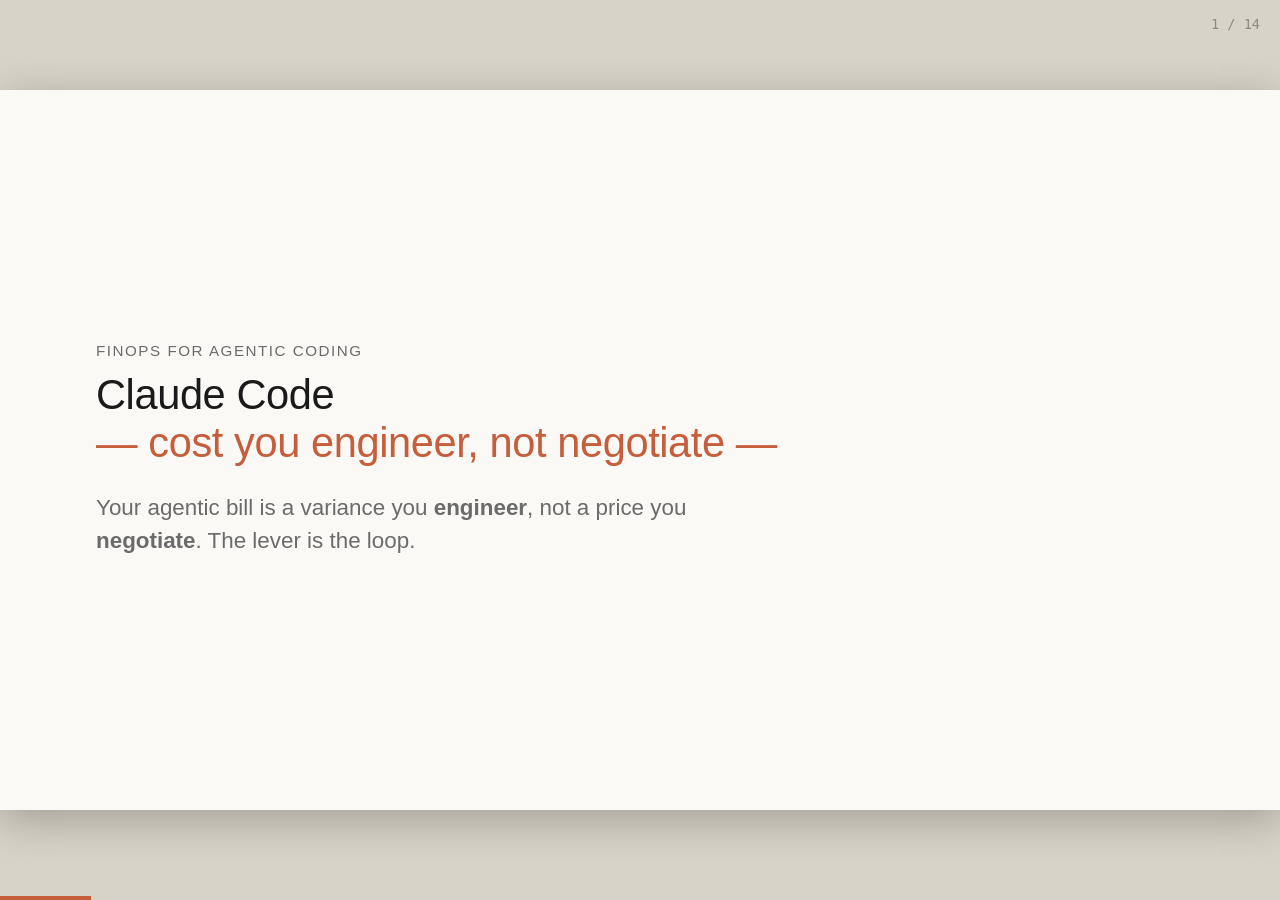
<file: docs/index.html>
<!doctype html>
<html lang="en">
<head>
<meta charset="utf-8">
<meta name="viewport" content="width=device-width, initial-scale=1">
<title>FinOps for Agentic Coding — Claude Code</title>
<link rel="stylesheet" href="base.css">
<link rel="stylesheet" href="app.css">
</head>
<body>

<div id="deck">

  <section class="slide" id="cover">
    <div class="kicker">FinOps for Agentic Coding</div>
    <h1>Claude Code<br><span class="accent">— cost you engineer, not negotiate —</span></h1>
    <p class="lede">Your agentic bill is a variance you <strong>engineer</strong>, not a price you
      <strong>negotiate</strong>. The lever is the loop.</p>
  </section>

  <section class="slide" id="intro">
    <h2>Who this is for</h2>
    <h1>Not developer basics.</h1>
    <div class="grid-2">
      <div class="col yes">
        <h3>This is for</h3>
        <ul>
          <li>AI Champions</li>
          <li>Platform leads</li>
          <li>Admins accountable for spend</li>
        </ul>
      </div>
      <div class="col no">
        <h3>This is not</h3>
        <ul>
          <li>Prompting 101</li>
          <li>A model comparison</li>
          <li>A vendor pitch</li>
        </ul>
      </div>
    </div>
    <p class="lede" style="margin-top:2rem;font-size:1.1rem">~60 minutes. Three live demos, run against real logs — including, if you want, yours.</p>
  </section>

  <section class="slide" id="s01-number">
    <h2>The hook</h2>
    <div class="big-number placeholder">$—</div>
    <p class="lede">One team's illustrative gap between a right-sized loop and a habit of
      re-exploring from scratch every single run.</p>
    <div class="callout">We won't ask you to trust this number. In about 12 minutes, Demo 3
      shows you how to get <strong>your own</strong> — measured, from your own local Claude
      Code logs, live.</div>
  </section>

  <section class="slide" id="s02-reframe">
    <h2>Reframe</h2>
    <h1>A line item you negotiate. <span class="accent">✗</span></h1>
    <h1>A variance you engineer. <span class="accent">✓</span></h1>
    <p class="lede" style="margin-top:2rem">The lever isn't the vendor contract. It's the loop
      your agents run — and loops are something you design.</p>
  </section>

  <section class="slide" id="s03-why-not-dev">
    <h2>Why this isn't prompting advice</h2>
    <h1>"Write better prompts" doesn't scale.</h1>
    <p class="lede">This is an <strong>operating-model</strong> problem: who designs the loop,
      who governs it once it's reused, who's accountable for what it costs when it runs a
      thousand times instead of once.</p>
    <div class="callout good">→ Demo 1: DESIGN</div>
  </section>

  <section class="slide" id="s04-demo-design">
    <h2>Demo 1 — Design</h2>
    <h1>Explore once. Codify cheap.</h1>
    <div class="grid-2">
      <div class="col">
        <h3>Explore (once)</h3>
        <ul>
          <li>Opus 5 / Fable 5</li>
          <li>Open-ended judgment</li>
          <li>Find the right approach</li>
        </ul>
      </div>
      <div class="col">
        <h3>Codify (every time)</h3>
        <ul>
          <li>Sonnet 5 / Haiku 4.5</li>
          <li>Fixed execution</li>
          <li>Escalate what doesn't fit</li>
        </ul>
      </div>
    </div>
    <pre class="code-block">genesis design --target claude-code</pre>
  </section>

  <section class="slide" id="s05-lifecycle-loop">
    <h2>The lifecycle</h2>
    <h1>Design feeds govern feeds measure feeds design.</h1>
    <div class="loop-diagram">
      <div class="loop-node">DESIGN</div>
      <div class="loop-arrow">→</div>
      <div class="loop-node">GOVERN</div>
      <div class="loop-arrow">→</div>
      <div class="loop-node">MEASURE</div>
      <div class="loop-arrow">→</div>
      <div class="loop-node">DESIGN</div>
    </div>
    <p class="lede" style="margin-top:2rem;font-size:1.1rem">Measurement isn't the end of the
      loop — it's what tells you which loop to redesign next.</p>
  </section>

  <section class="slide" id="s06-money">
    <h2>Number discipline</h2>
    <h1>The comparison, once you've measured it</h1>
    <table>
      <thead><tr><th>Same high-value task</th><th>Cost</th><th>vs. right-sized</th></tr></thead>
      <tbody>
        <tr><td>Right-sized loop (explore once → cheap loop)</td><td class="placeholder">[regenerate locally]</td><td>1×</td></tr>
        <tr><td>Same model, bad loop (re-explores every run)</td><td class="placeholder">[regenerate locally]</td><td class="placeholder">—</td></tr>
        <tr><td>Premium default (highest tier everywhere)</td><td class="placeholder">[regenerate locally]</td><td class="placeholder">—</td></tr>
      </tbody>
    </table>
    <div class="callout">⚠ Every figure here is a notional, <strong>API-equivalent</strong> cost —
      not a subscription bill. Run <code class="inline">demos/demo3-meter</code> against your own
      logs before you present this slide, and say the caveat out loud.</div>
  </section>

  <section class="slide" id="s07-tooling">
    <h2>Demo 2 — Govern</h2>
    <h1>The tool map</h1>
    <table>
      <tbody>
        <tr><td><strong>Claude Code</strong></td><td>the harness</td></tr>
        <tr><td><strong>Plugins + hooks</strong></td><td>governance — pinning and policy gates</td></tr>
        <tr><td><strong>genesis</strong></td><td>design</td></tr>
      </tbody>
    </table>
    <div class="callout good" style="margin-top:2rem">→ Demo 2: GOVERN</div>
  </section>

  <section class="slide" id="s08-demo-govern">
    <h2>Demo 2 — Govern</h2>
    <h1>Pinned, and gated by policy.</h1>
    <ol class="steps">
      <li>The reusable loop from Demo 1 ships as a versioned skill — <code class="inline">plugin.json</code> pins it, not a promise to remember.</li>
      <li>A <code class="inline">PreToolUse</code> hook checks today's measured spend before the skill runs.</li>
      <li>Over the cap: exit 2, the skill is blocked — not a suggestion, an enforced gate.</li>
    </ol>
  </section>

  <section class="slide" id="s09-demo-measure">
    <h2>Demo 3 — Measure</h2>
    <h1>It's already in your logs.</h1>
    <div class="grid-2">
      <div class="col">
        <h3>Measured</h3>
        <ul>
          <li>Session & model cost</li>
          <li>Subagent delegation cost — exact</li>
        </ul>
      </div>
      <div class="col no">
        <h3>Modeled</h3>
        <ul>
          <li>In-session skill cost — turn-attributed estimate</li>
        </ul>
      </div>
    </div>
    <pre class="code-block">python3 build_db.py && python3 export_dashboard.py
open dashboard.html   # your logs, live</pre>
  </section>

  <section class="slide" id="s10-playbook">
    <h2>Playbook</h2>
    <h1>Three plays</h1>
    <ol class="steps">
      <li><strong>Tier the models.</strong> Match model and effort to the job — not the most capable setting by default.</li>
      <li><strong>Pool the spend.</strong> One visible number your team can see, not N invisible personal ones.</li>
      <li><strong>Codify the top loops.</strong> Demo 1 → Demo 2 — pinned, versioned, gated.</li>
    </ol>
  </section>

  <section class="slide" id="s11-exercise">
    <h2>Exercise</h2>
    <h1>Your turn — 10 minutes, pairs</h1>
    <ol class="steps">
      <li>Pick one task your team repeats weekly.</li>
      <li>What does "explore" look like for it, and what would "codify" fix in place?</li>
      <li>Which model/effort does each half actually need?</li>
    </ol>
  </section>

  <section class="slide" id="resources">
    <h2>Resources</h2>
    <h1>Go further</h1>
    <ul style="font-size:1.15rem;line-height:2.2">
      <li>This repo — <code class="inline">github.com/&lt;you&gt;/claude-finops-workshop</code></li>
      <li>genesis — <code class="inline">github.com/danielmeppiel/genesis</code></li>
      <li>Claude Code plugin docs — <code class="inline">code.claude.com/docs/en/plugins-reference</code></li>
      <li>Anthropic pricing — <code class="inline">platform.claude.com/docs/en/pricing</code></li>
    </ul>
    <p class="lede" style="margin-top:2rem">Thank you.</p>
  </section>

</div>

<div class="progress" id="progress"></div>
<div class="slide-index" id="slide-index"></div>

<script src="manifest.js"></script>
<script src="app.js"></script>
</body>
</html>
</file>
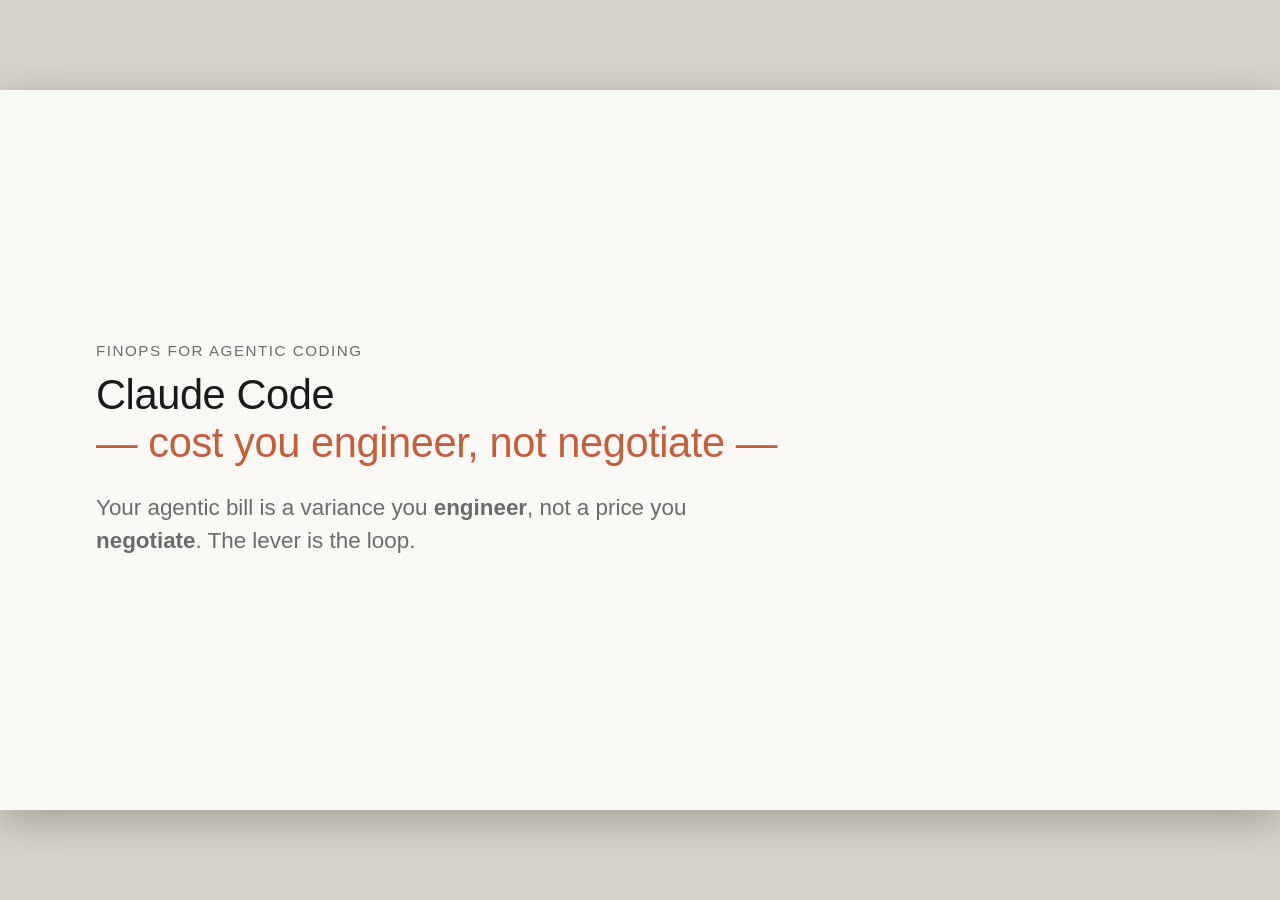
<file: docs/slides/cover.html>
<!doctype html>
<html lang="en">
<head>
<meta charset="utf-8">
<title>Cover — FinOps for Agentic Coding</title>
<link rel="stylesheet" href="../base.css">
<link rel="stylesheet" href="../app.css">
<style>#deck { background: #d8d3c8; } .slide { display: flex !important; margin: 2rem auto; }</style>
</head>
<body>
<!-- Standalone reference copy of this slide, for editing/review in isolation.
     The presented deck is docs/index.html, which embeds this same content
     inline (see manifest.js) so it works with zero cross-origin fetch risk
     when opened directly from disk. Keep this file and its <section> in
     index.html in sync when editing. -->
<div id="deck">
<section class="slide active" id="cover">
    <div class="kicker">FinOps for Agentic Coding</div>
    <h1>Claude Code<br><span class="accent">— cost you engineer, not negotiate —</span></h1>
    <p class="lede">Your agentic bill is a variance you <strong>engineer</strong>, not a price you
      <strong>negotiate</strong>. The lever is the loop.</p>
  </section>
</div>
</body>
</html>
</file>
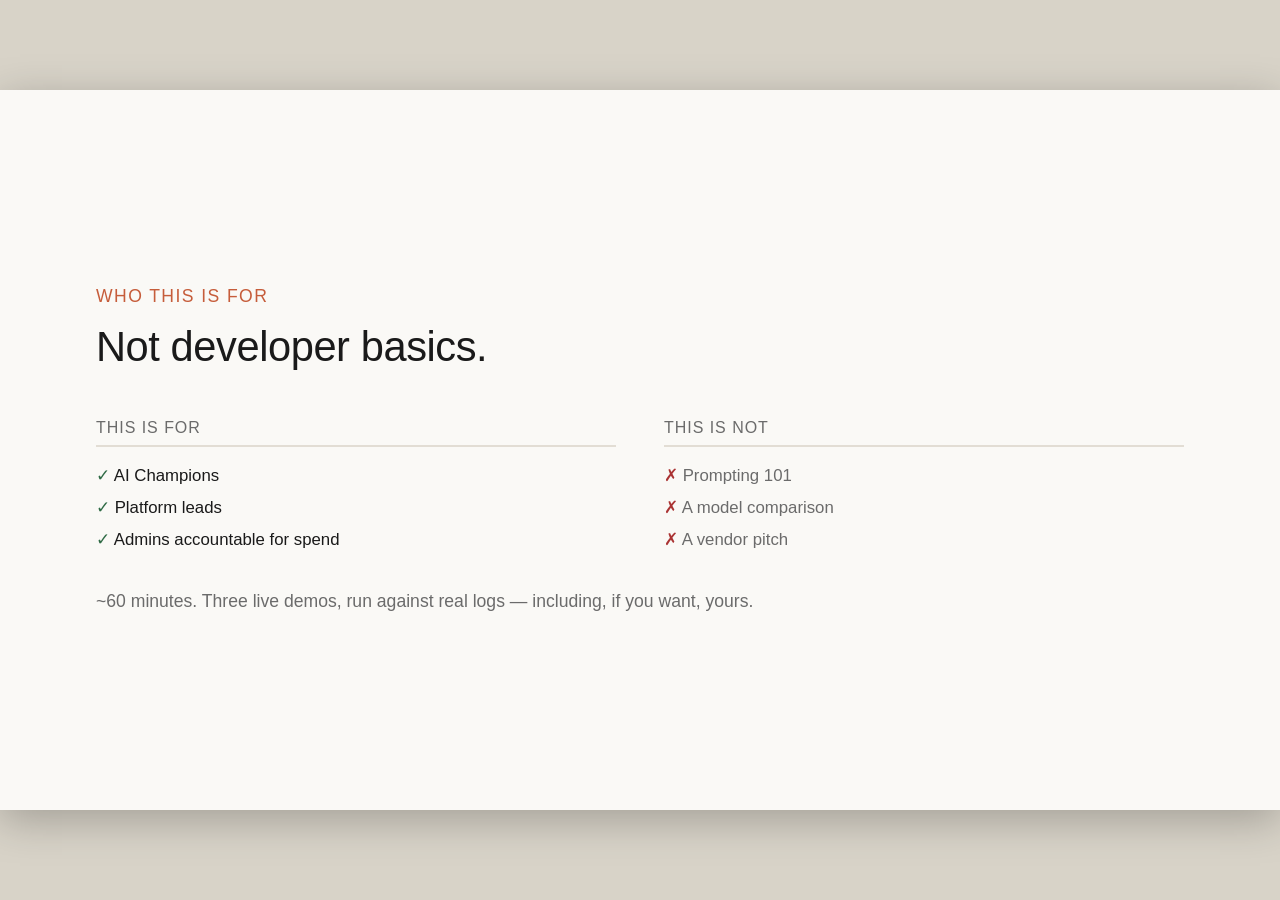
<file: docs/slides/intro.html>
<!doctype html>
<html lang="en">
<head>
<meta charset="utf-8">
<title>Intro — FinOps for Agentic Coding</title>
<link rel="stylesheet" href="../base.css">
<link rel="stylesheet" href="../app.css">
<style>#deck { background: #d8d3c8; } .slide { display: flex !important; margin: 2rem auto; }</style>
</head>
<body>
<!-- Standalone reference copy of this slide, for editing/review in isolation.
     The presented deck is docs/index.html, which embeds this same content
     inline (see manifest.js) so it works with zero cross-origin fetch risk
     when opened directly from disk. Keep this file and its <section> in
     index.html in sync when editing. -->
<div id="deck">
<section class="slide active" id="intro">
    <h2>Who this is for</h2>
    <h1>Not developer basics.</h1>
    <div class="grid-2">
      <div class="col yes">
        <h3>This is for</h3>
        <ul>
          <li>AI Champions</li>
          <li>Platform leads</li>
          <li>Admins accountable for spend</li>
        </ul>
      </div>
      <div class="col no">
        <h3>This is not</h3>
        <ul>
          <li>Prompting 101</li>
          <li>A model comparison</li>
          <li>A vendor pitch</li>
        </ul>
      </div>
    </div>
    <p class="lede" style="margin-top:2rem;font-size:1.1rem">~60 minutes. Three live demos, run against real logs — including, if you want, yours.</p>
  </section>
</div>
</body>
</html>
</file>
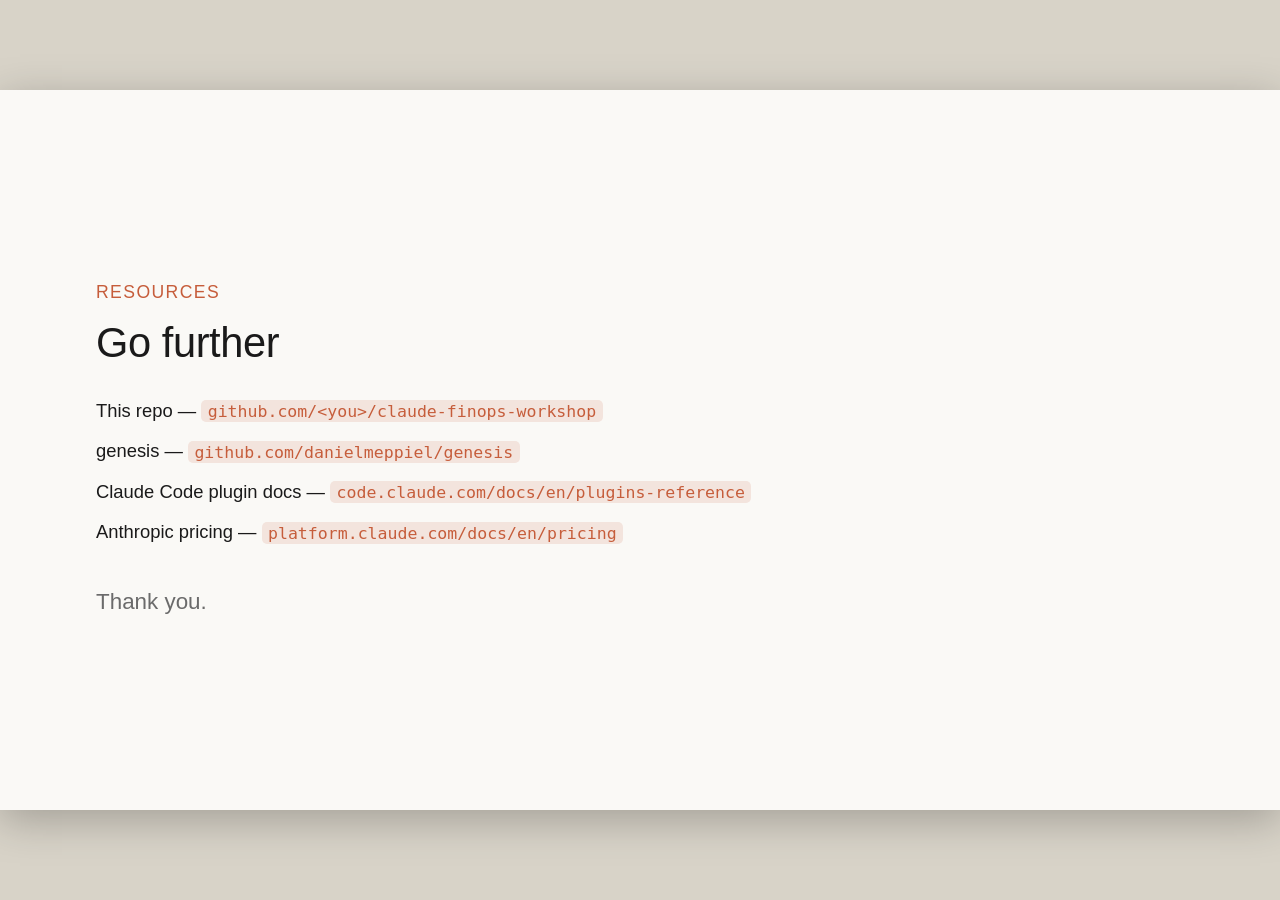
<file: docs/slides/resources.html>
<!doctype html>
<html lang="en">
<head>
<meta charset="utf-8">
<title>Resources — FinOps for Agentic Coding</title>
<link rel="stylesheet" href="../base.css">
<link rel="stylesheet" href="../app.css">
<style>#deck { background: #d8d3c8; } .slide { display: flex !important; margin: 2rem auto; }</style>
</head>
<body>
<!-- Standalone reference copy of this slide, for editing/review in isolation.
     The presented deck is docs/index.html, which embeds this same content
     inline (see manifest.js) so it works with zero cross-origin fetch risk
     when opened directly from disk. Keep this file and its <section> in
     index.html in sync when editing. -->
<div id="deck">
<section class="slide active" id="resources">
    <h2>Resources</h2>
    <h1>Go further</h1>
    <ul style="font-size:1.15rem;line-height:2.2">
      <li>This repo — <code class="inline">github.com/&lt;you&gt;/claude-finops-workshop</code></li>
      <li>genesis — <code class="inline">github.com/danielmeppiel/genesis</code></li>
      <li>Claude Code plugin docs — <code class="inline">code.claude.com/docs/en/plugins-reference</code></li>
      <li>Anthropic pricing — <code class="inline">platform.claude.com/docs/en/pricing</code></li>
    </ul>
    <p class="lede" style="margin-top:2rem">Thank you.</p>
  </section>
</div>
</body>
</html>
</file>
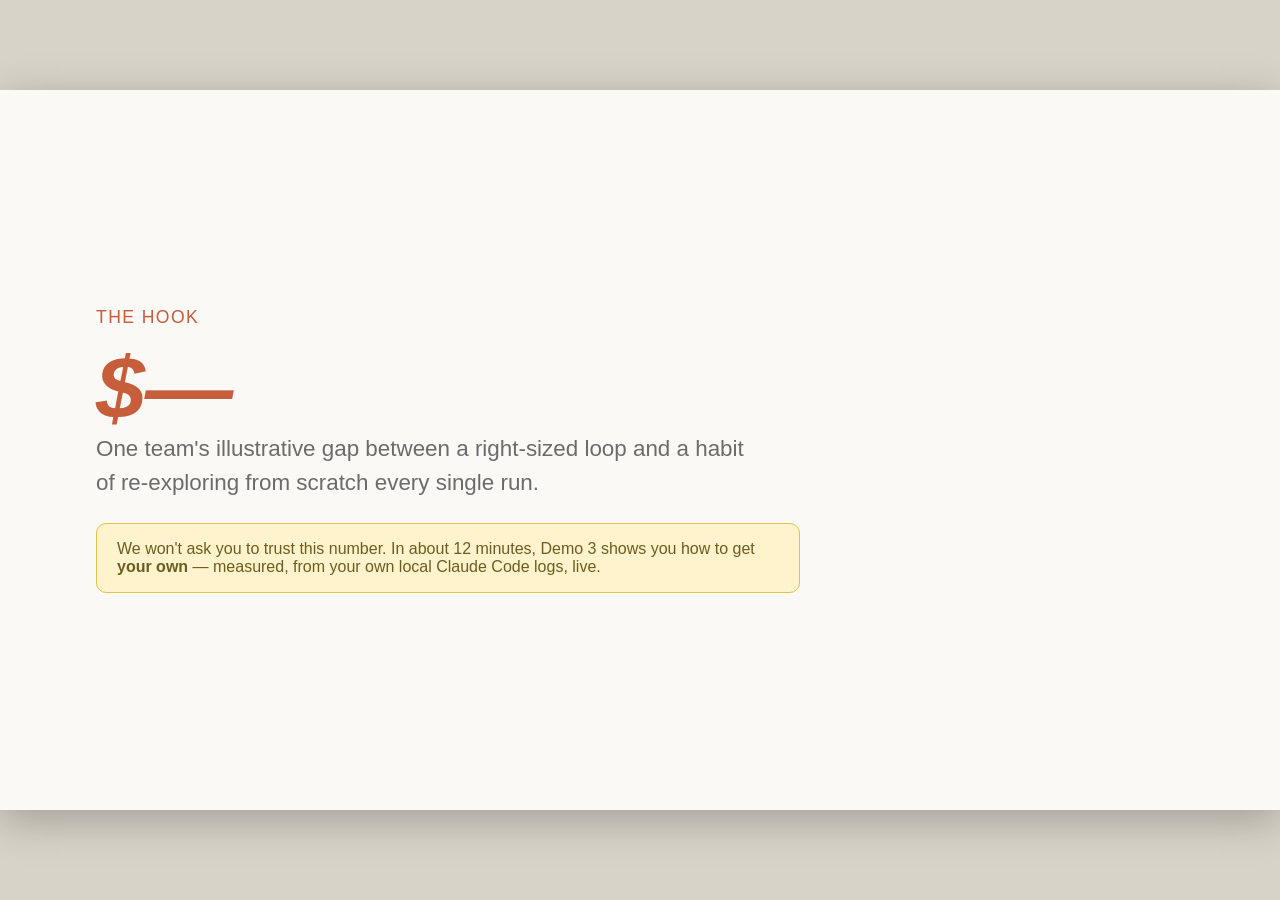
<file: docs/slides/s01-number.html>
<!doctype html>
<html lang="en">
<head>
<meta charset="utf-8">
<title>S01 Number — FinOps for Agentic Coding</title>
<link rel="stylesheet" href="../base.css">
<link rel="stylesheet" href="../app.css">
<style>#deck { background: #d8d3c8; } .slide { display: flex !important; margin: 2rem auto; }</style>
</head>
<body>
<!-- Standalone reference copy of this slide, for editing/review in isolation.
     The presented deck is docs/index.html, which embeds this same content
     inline (see manifest.js) so it works with zero cross-origin fetch risk
     when opened directly from disk. Keep this file and its <section> in
     index.html in sync when editing. -->
<div id="deck">
<section class="slide active" id="s01-number">
    <h2>The hook</h2>
    <div class="big-number placeholder">$—</div>
    <p class="lede">One team's illustrative gap between a right-sized loop and a habit of
      re-exploring from scratch every single run.</p>
    <div class="callout">We won't ask you to trust this number. In about 12 minutes, Demo 3
      shows you how to get <strong>your own</strong> — measured, from your own local Claude
      Code logs, live.</div>
  </section>
</div>
</body>
</html>
</file>
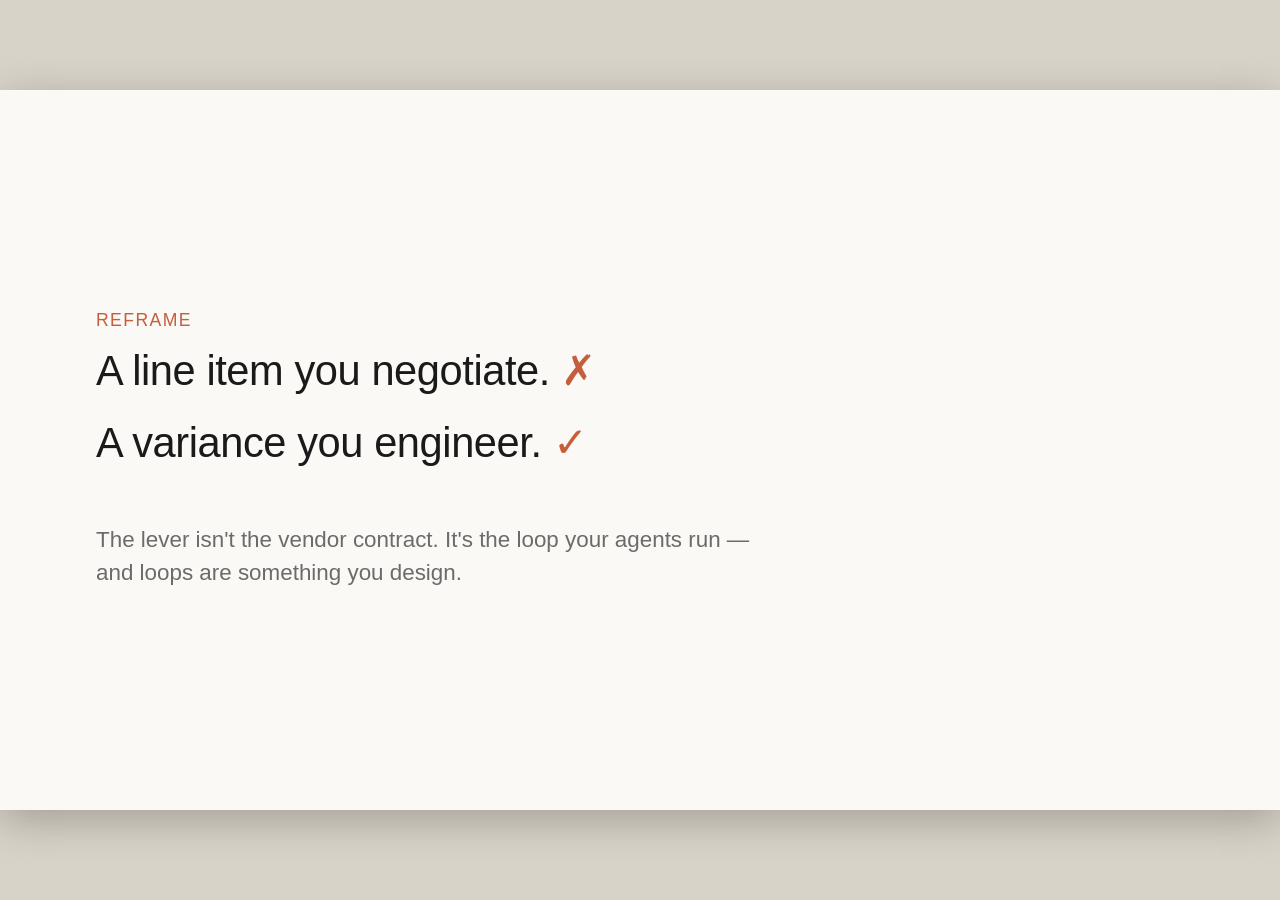
<file: docs/slides/s02-reframe.html>
<!doctype html>
<html lang="en">
<head>
<meta charset="utf-8">
<title>S02 Reframe — FinOps for Agentic Coding</title>
<link rel="stylesheet" href="../base.css">
<link rel="stylesheet" href="../app.css">
<style>#deck { background: #d8d3c8; } .slide { display: flex !important; margin: 2rem auto; }</style>
</head>
<body>
<!-- Standalone reference copy of this slide, for editing/review in isolation.
     The presented deck is docs/index.html, which embeds this same content
     inline (see manifest.js) so it works with zero cross-origin fetch risk
     when opened directly from disk. Keep this file and its <section> in
     index.html in sync when editing. -->
<div id="deck">
<section class="slide active" id="s02-reframe">
    <h2>Reframe</h2>
    <h1>A line item you negotiate. <span class="accent">✗</span></h1>
    <h1>A variance you engineer. <span class="accent">✓</span></h1>
    <p class="lede" style="margin-top:2rem">The lever isn't the vendor contract. It's the loop
      your agents run — and loops are something you design.</p>
  </section>
</div>
</body>
</html>
</file>
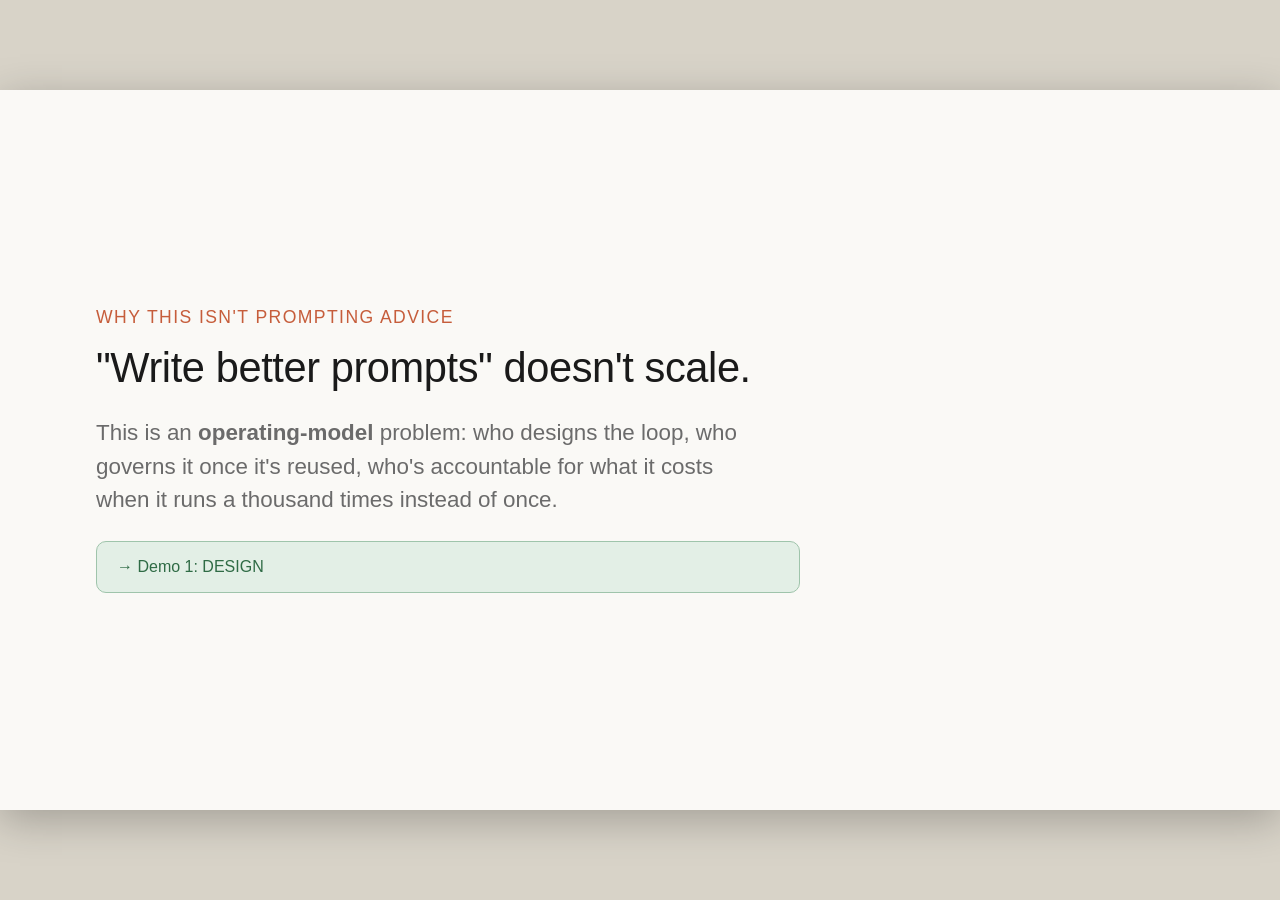
<file: docs/slides/s03-why-not-dev.html>
<!doctype html>
<html lang="en">
<head>
<meta charset="utf-8">
<title>S03 Why Not Dev — FinOps for Agentic Coding</title>
<link rel="stylesheet" href="../base.css">
<link rel="stylesheet" href="../app.css">
<style>#deck { background: #d8d3c8; } .slide { display: flex !important; margin: 2rem auto; }</style>
</head>
<body>
<!-- Standalone reference copy of this slide, for editing/review in isolation.
     The presented deck is docs/index.html, which embeds this same content
     inline (see manifest.js) so it works with zero cross-origin fetch risk
     when opened directly from disk. Keep this file and its <section> in
     index.html in sync when editing. -->
<div id="deck">
<section class="slide active" id="s03-why-not-dev">
    <h2>Why this isn't prompting advice</h2>
    <h1>"Write better prompts" doesn't scale.</h1>
    <p class="lede">This is an <strong>operating-model</strong> problem: who designs the loop,
      who governs it once it's reused, who's accountable for what it costs when it runs a
      thousand times instead of once.</p>
    <div class="callout good">→ Demo 1: DESIGN</div>
  </section>
</div>
</body>
</html>
</file>
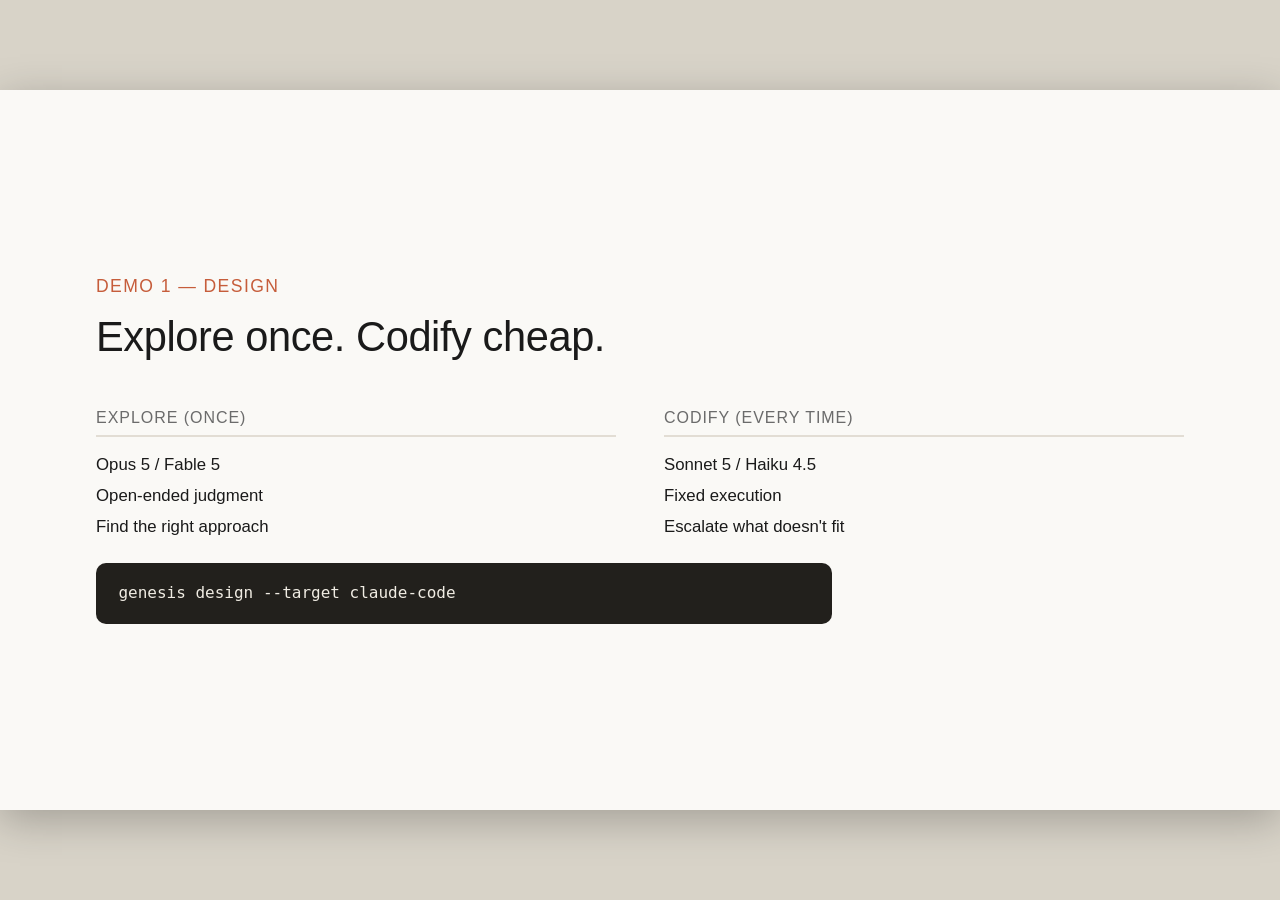
<file: docs/slides/s04-demo-design.html>
<!doctype html>
<html lang="en">
<head>
<meta charset="utf-8">
<title>S04 Demo Design — FinOps for Agentic Coding</title>
<link rel="stylesheet" href="../base.css">
<link rel="stylesheet" href="../app.css">
<style>#deck { background: #d8d3c8; } .slide { display: flex !important; margin: 2rem auto; }</style>
</head>
<body>
<!-- Standalone reference copy of this slide, for editing/review in isolation.
     The presented deck is docs/index.html, which embeds this same content
     inline (see manifest.js) so it works with zero cross-origin fetch risk
     when opened directly from disk. Keep this file and its <section> in
     index.html in sync when editing. -->
<div id="deck">
<section class="slide active" id="s04-demo-design">
    <h2>Demo 1 — Design</h2>
    <h1>Explore once. Codify cheap.</h1>
    <div class="grid-2">
      <div class="col">
        <h3>Explore (once)</h3>
        <ul>
          <li>Opus 5 / Fable 5</li>
          <li>Open-ended judgment</li>
          <li>Find the right approach</li>
        </ul>
      </div>
      <div class="col">
        <h3>Codify (every time)</h3>
        <ul>
          <li>Sonnet 5 / Haiku 4.5</li>
          <li>Fixed execution</li>
          <li>Escalate what doesn't fit</li>
        </ul>
      </div>
    </div>
    <pre class="code-block">genesis design --target claude-code</pre>
  </section>
</div>
</body>
</html>
</file>
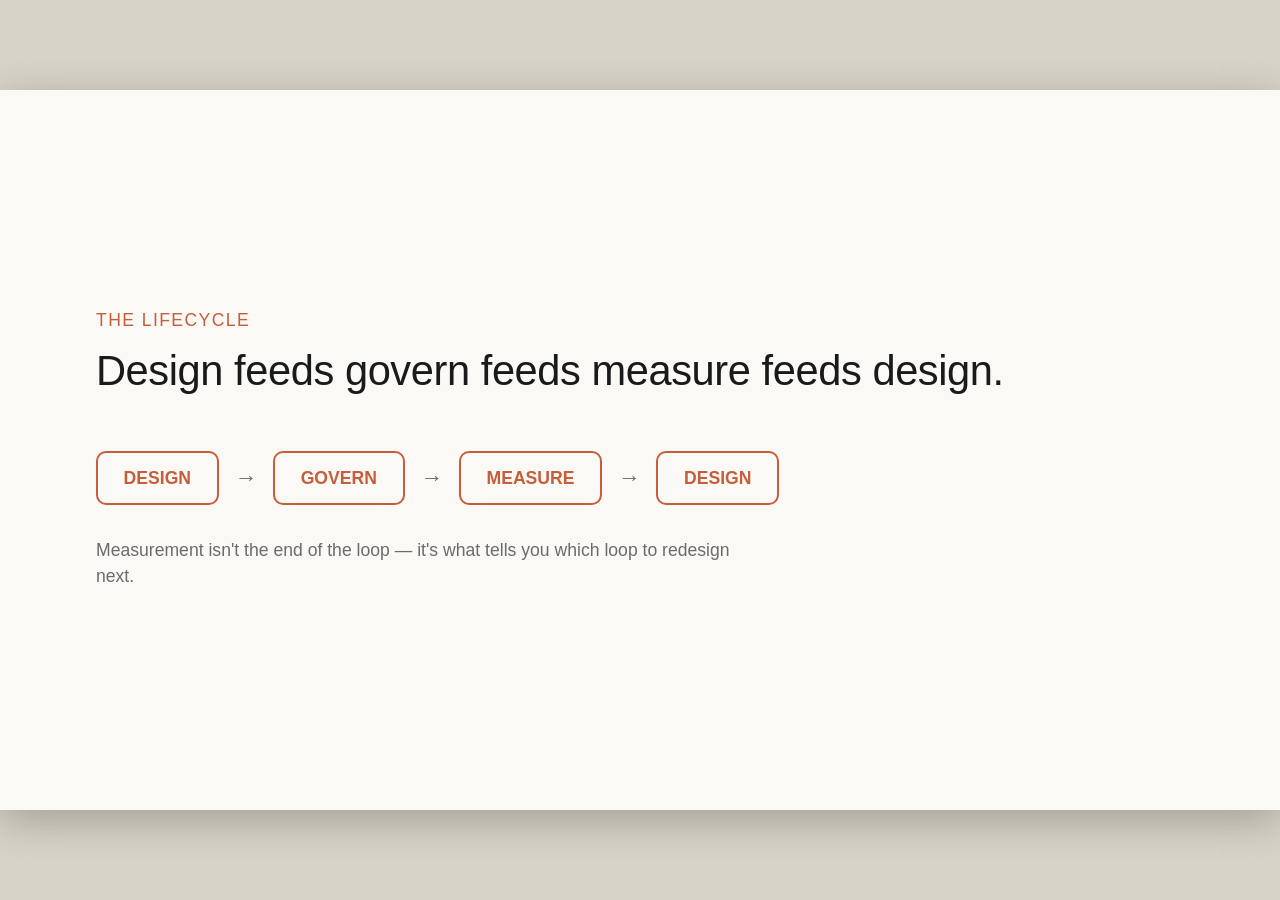
<file: docs/slides/s05-lifecycle-loop.html>
<!doctype html>
<html lang="en">
<head>
<meta charset="utf-8">
<title>S05 Lifecycle Loop — FinOps for Agentic Coding</title>
<link rel="stylesheet" href="../base.css">
<link rel="stylesheet" href="../app.css">
<style>#deck { background: #d8d3c8; } .slide { display: flex !important; margin: 2rem auto; }</style>
</head>
<body>
<!-- Standalone reference copy of this slide, for editing/review in isolation.
     The presented deck is docs/index.html, which embeds this same content
     inline (see manifest.js) so it works with zero cross-origin fetch risk
     when opened directly from disk. Keep this file and its <section> in
     index.html in sync when editing. -->
<div id="deck">
<section class="slide active" id="s05-lifecycle-loop">
    <h2>The lifecycle</h2>
    <h1>Design feeds govern feeds measure feeds design.</h1>
    <div class="loop-diagram">
      <div class="loop-node">DESIGN</div>
      <div class="loop-arrow">→</div>
      <div class="loop-node">GOVERN</div>
      <div class="loop-arrow">→</div>
      <div class="loop-node">MEASURE</div>
      <div class="loop-arrow">→</div>
      <div class="loop-node">DESIGN</div>
    </div>
    <p class="lede" style="margin-top:2rem;font-size:1.1rem">Measurement isn't the end of the
      loop — it's what tells you which loop to redesign next.</p>
  </section>
</div>
</body>
</html>
</file>
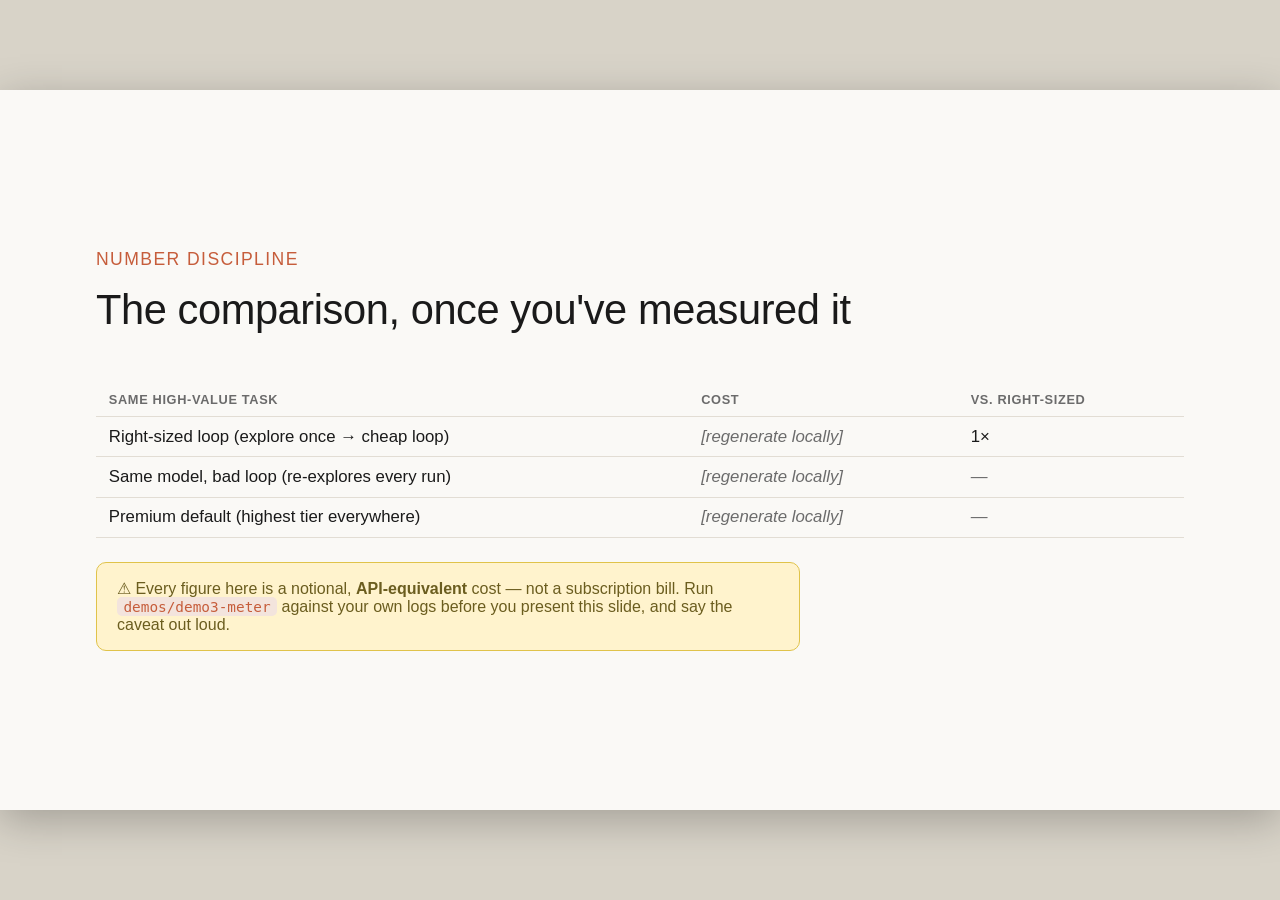
<file: docs/slides/s06-money.html>
<!doctype html>
<html lang="en">
<head>
<meta charset="utf-8">
<title>S06 Money — FinOps for Agentic Coding</title>
<link rel="stylesheet" href="../base.css">
<link rel="stylesheet" href="../app.css">
<style>#deck { background: #d8d3c8; } .slide { display: flex !important; margin: 2rem auto; }</style>
</head>
<body>
<!-- Standalone reference copy of this slide, for editing/review in isolation.
     The presented deck is docs/index.html, which embeds this same content
     inline (see manifest.js) so it works with zero cross-origin fetch risk
     when opened directly from disk. Keep this file and its <section> in
     index.html in sync when editing. -->
<div id="deck">
<section class="slide active" id="s06-money">
    <h2>Number discipline</h2>
    <h1>The comparison, once you've measured it</h1>
    <table>
      <thead><tr><th>Same high-value task</th><th>Cost</th><th>vs. right-sized</th></tr></thead>
      <tbody>
        <tr><td>Right-sized loop (explore once → cheap loop)</td><td class="placeholder">[regenerate locally]</td><td>1×</td></tr>
        <tr><td>Same model, bad loop (re-explores every run)</td><td class="placeholder">[regenerate locally]</td><td class="placeholder">—</td></tr>
        <tr><td>Premium default (highest tier everywhere)</td><td class="placeholder">[regenerate locally]</td><td class="placeholder">—</td></tr>
      </tbody>
    </table>
    <div class="callout">⚠ Every figure here is a notional, <strong>API-equivalent</strong> cost —
      not a subscription bill. Run <code class="inline">demos/demo3-meter</code> against your own
      logs before you present this slide, and say the caveat out loud.</div>
  </section>
</div>
</body>
</html>
</file>
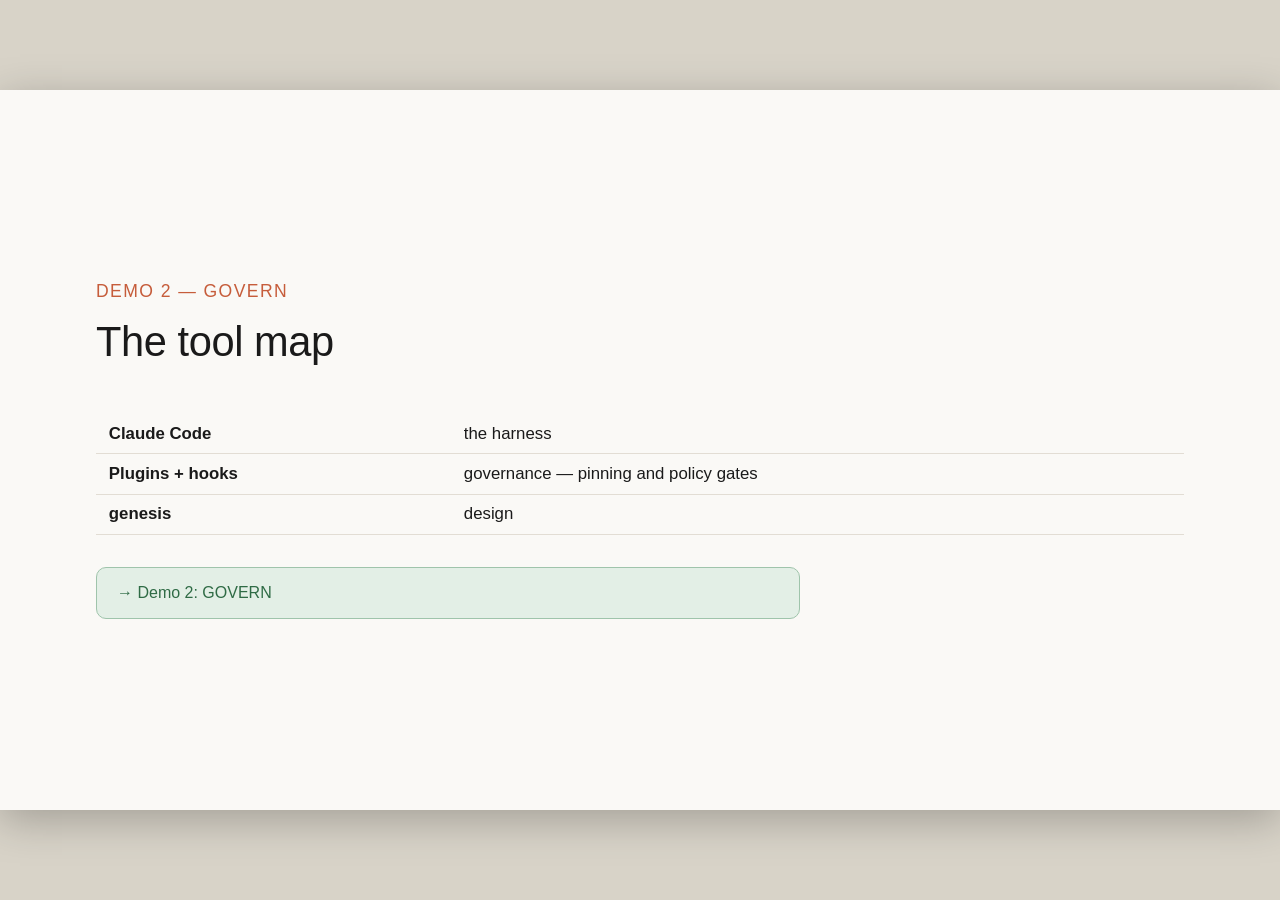
<file: docs/slides/s07-tooling.html>
<!doctype html>
<html lang="en">
<head>
<meta charset="utf-8">
<title>S07 Tooling — FinOps for Agentic Coding</title>
<link rel="stylesheet" href="../base.css">
<link rel="stylesheet" href="../app.css">
<style>#deck { background: #d8d3c8; } .slide { display: flex !important; margin: 2rem auto; }</style>
</head>
<body>
<!-- Standalone reference copy of this slide, for editing/review in isolation.
     The presented deck is docs/index.html, which embeds this same content
     inline (see manifest.js) so it works with zero cross-origin fetch risk
     when opened directly from disk. Keep this file and its <section> in
     index.html in sync when editing. -->
<div id="deck">
<section class="slide active" id="s07-tooling">
    <h2>Demo 2 — Govern</h2>
    <h1>The tool map</h1>
    <table>
      <tbody>
        <tr><td><strong>Claude Code</strong></td><td>the harness</td></tr>
        <tr><td><strong>Plugins + hooks</strong></td><td>governance — pinning and policy gates</td></tr>
        <tr><td><strong>genesis</strong></td><td>design</td></tr>
      </tbody>
    </table>
    <div class="callout good" style="margin-top:2rem">→ Demo 2: GOVERN</div>
  </section>
</div>
</body>
</html>
</file>
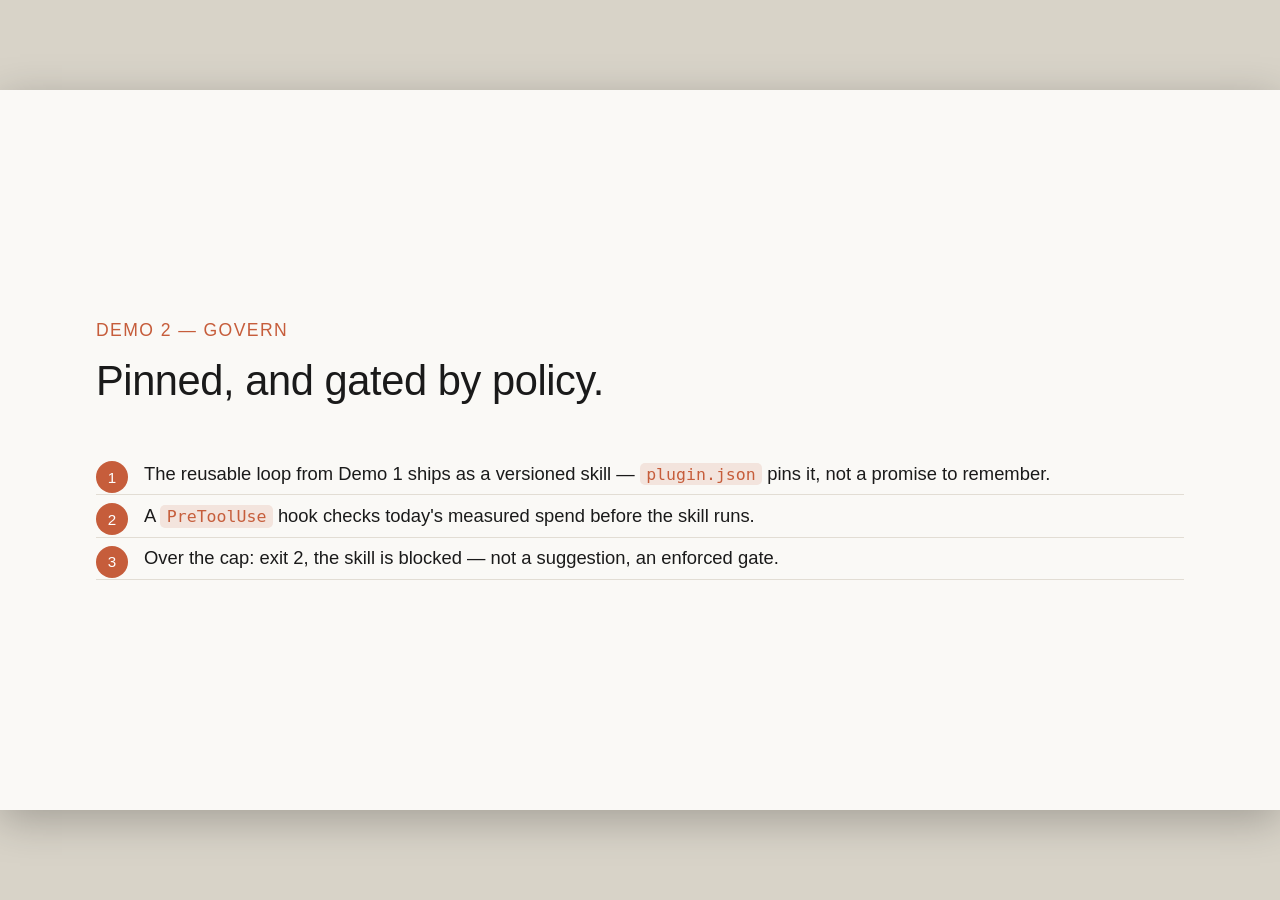
<file: docs/slides/s08-demo-govern.html>
<!doctype html>
<html lang="en">
<head>
<meta charset="utf-8">
<title>S08 Demo Govern — FinOps for Agentic Coding</title>
<link rel="stylesheet" href="../base.css">
<link rel="stylesheet" href="../app.css">
<style>#deck { background: #d8d3c8; } .slide { display: flex !important; margin: 2rem auto; }</style>
</head>
<body>
<!-- Standalone reference copy of this slide, for editing/review in isolation.
     The presented deck is docs/index.html, which embeds this same content
     inline (see manifest.js) so it works with zero cross-origin fetch risk
     when opened directly from disk. Keep this file and its <section> in
     index.html in sync when editing. -->
<div id="deck">
<section class="slide active" id="s08-demo-govern">
    <h2>Demo 2 — Govern</h2>
    <h1>Pinned, and gated by policy.</h1>
    <ol class="steps">
      <li>The reusable loop from Demo 1 ships as a versioned skill — <code class="inline">plugin.json</code> pins it, not a promise to remember.</li>
      <li>A <code class="inline">PreToolUse</code> hook checks today's measured spend before the skill runs.</li>
      <li>Over the cap: exit 2, the skill is blocked — not a suggestion, an enforced gate.</li>
    </ol>
  </section>
</div>
</body>
</html>
</file>
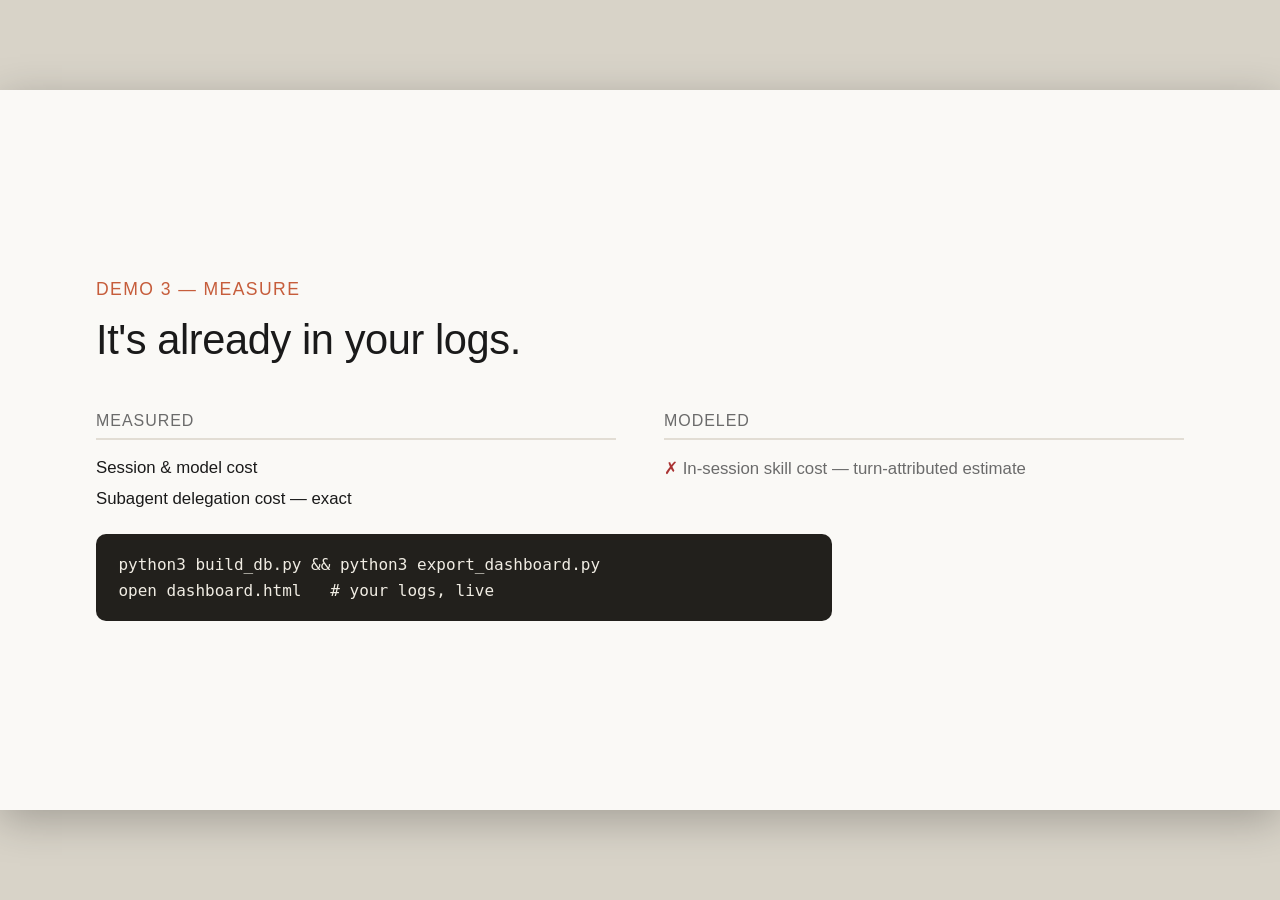
<file: docs/slides/s09-demo-measure.html>
<!doctype html>
<html lang="en">
<head>
<meta charset="utf-8">
<title>S09 Demo Measure — FinOps for Agentic Coding</title>
<link rel="stylesheet" href="../base.css">
<link rel="stylesheet" href="../app.css">
<style>#deck { background: #d8d3c8; } .slide { display: flex !important; margin: 2rem auto; }</style>
</head>
<body>
<!-- Standalone reference copy of this slide, for editing/review in isolation.
     The presented deck is docs/index.html, which embeds this same content
     inline (see manifest.js) so it works with zero cross-origin fetch risk
     when opened directly from disk. Keep this file and its <section> in
     index.html in sync when editing. -->
<div id="deck">
<section class="slide active" id="s09-demo-measure">
    <h2>Demo 3 — Measure</h2>
    <h1>It's already in your logs.</h1>
    <div class="grid-2">
      <div class="col">
        <h3>Measured</h3>
        <ul>
          <li>Session & model cost</li>
          <li>Subagent delegation cost — exact</li>
        </ul>
      </div>
      <div class="col no">
        <h3>Modeled</h3>
        <ul>
          <li>In-session skill cost — turn-attributed estimate</li>
        </ul>
      </div>
    </div>
    <pre class="code-block">python3 build_db.py && python3 export_dashboard.py
open dashboard.html   # your logs, live</pre>
  </section>
</div>
</body>
</html>
</file>
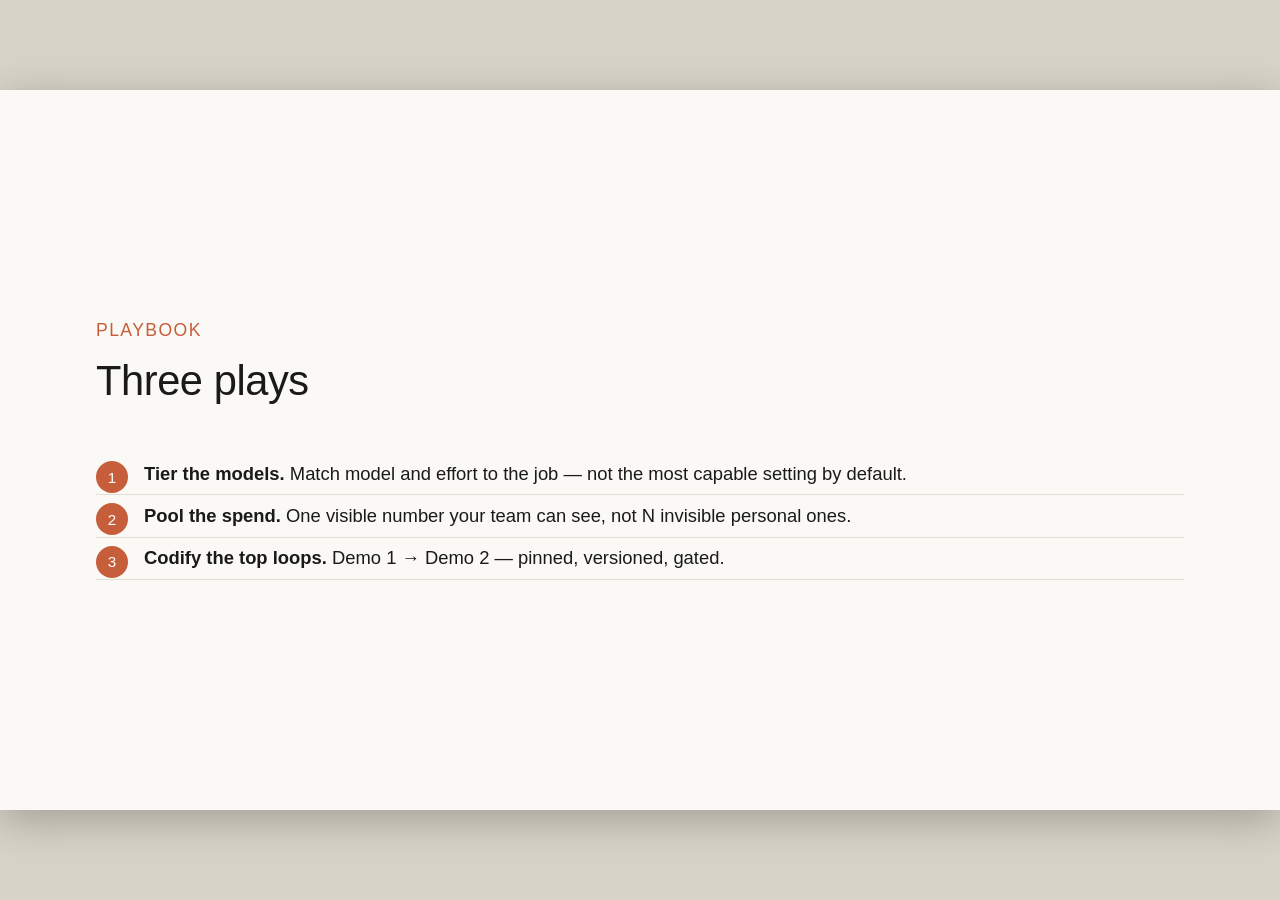
<file: docs/slides/s10-playbook.html>
<!doctype html>
<html lang="en">
<head>
<meta charset="utf-8">
<title>S10 Playbook — FinOps for Agentic Coding</title>
<link rel="stylesheet" href="../base.css">
<link rel="stylesheet" href="../app.css">
<style>#deck { background: #d8d3c8; } .slide { display: flex !important; margin: 2rem auto; }</style>
</head>
<body>
<!-- Standalone reference copy of this slide, for editing/review in isolation.
     The presented deck is docs/index.html, which embeds this same content
     inline (see manifest.js) so it works with zero cross-origin fetch risk
     when opened directly from disk. Keep this file and its <section> in
     index.html in sync when editing. -->
<div id="deck">
<section class="slide active" id="s10-playbook">
    <h2>Playbook</h2>
    <h1>Three plays</h1>
    <ol class="steps">
      <li><strong>Tier the models.</strong> Match model and effort to the job — not the most capable setting by default.</li>
      <li><strong>Pool the spend.</strong> One visible number your team can see, not N invisible personal ones.</li>
      <li><strong>Codify the top loops.</strong> Demo 1 → Demo 2 — pinned, versioned, gated.</li>
    </ol>
  </section>
</div>
</body>
</html>
</file>
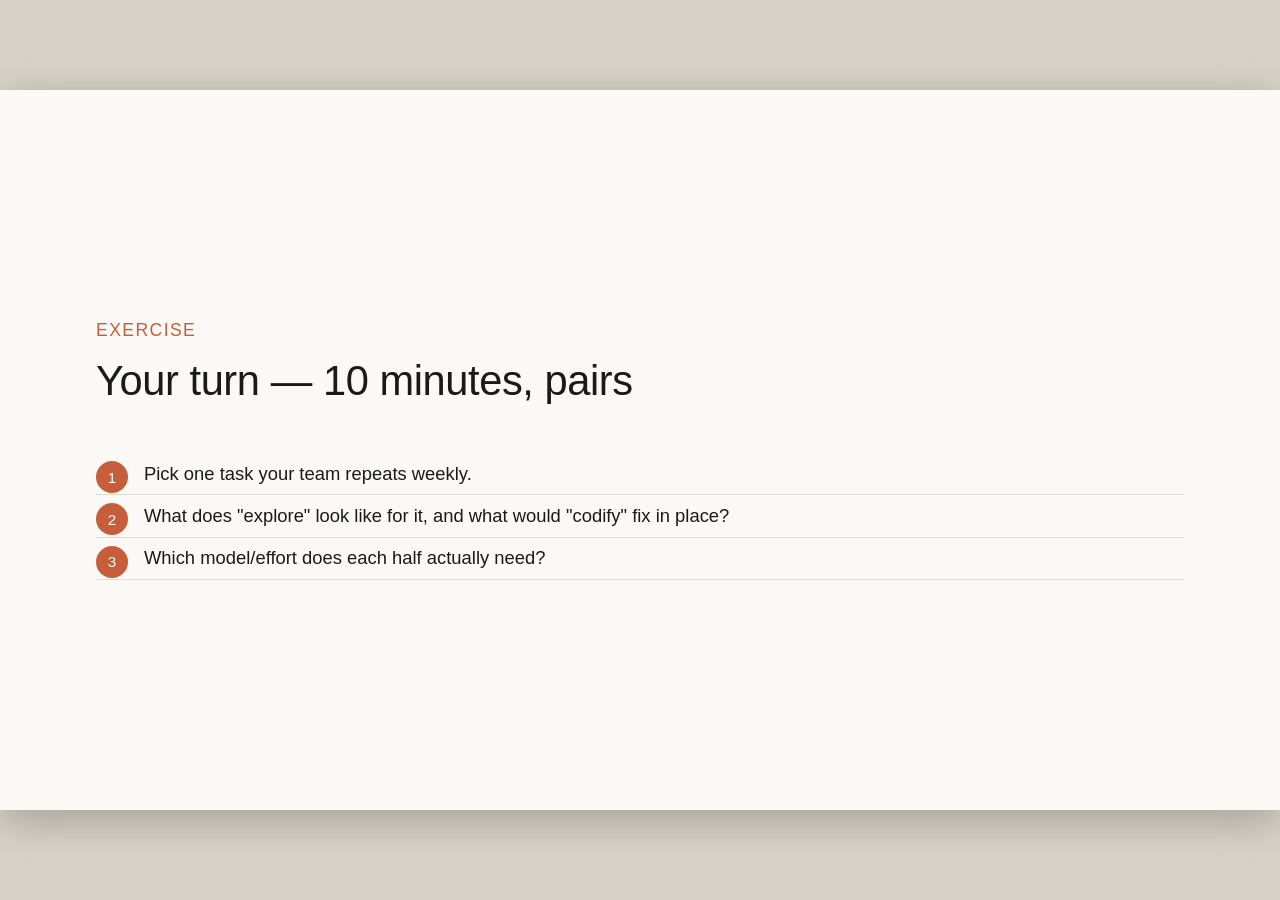
<file: docs/slides/s11-exercise.html>
<!doctype html>
<html lang="en">
<head>
<meta charset="utf-8">
<title>S11 Exercise — FinOps for Agentic Coding</title>
<link rel="stylesheet" href="../base.css">
<link rel="stylesheet" href="../app.css">
<style>#deck { background: #d8d3c8; } .slide { display: flex !important; margin: 2rem auto; }</style>
</head>
<body>
<!-- Standalone reference copy of this slide, for editing/review in isolation.
     The presented deck is docs/index.html, which embeds this same content
     inline (see manifest.js) so it works with zero cross-origin fetch risk
     when opened directly from disk. Keep this file and its <section> in
     index.html in sync when editing. -->
<div id="deck">
<section class="slide active" id="s11-exercise">
    <h2>Exercise</h2>
    <h1>Your turn — 10 minutes, pairs</h1>
    <ol class="steps">
      <li>Pick one task your team repeats weekly.</li>
      <li>What does "explore" look like for it, and what would "codify" fix in place?</li>
      <li>Which model/effort does each half actually need?</li>
    </ol>
  </section>
</div>
</body>
</html>
</file>
<file: docs/base.css>
/* base.css — reset + typography base. Minimalist, offline, no web fonts. */

*, *::before, *::after { box-sizing: border-box; margin: 0; padding: 0; }

html, body { height: 100%; }

body {
  font-family: -apple-system, "Segoe UI", Roboto, Helvetica, Arial, sans-serif;
  -webkit-font-smoothing: antialiased;
  text-rendering: optimizeLegibility;
}

h1, h2, h3, p, ul, ol { font-weight: 400; }

ul, ol { list-style: none; }

a { color: inherit; text-decoration: none; }

code, pre {
  font-family: ui-monospace, "Cascadia Code", Consolas, monospace;
}

img, svg { max-width: 100%; display: block; }
</file>
<file: docs/app.css>
/* app.css — slide layout, colors, transitions. One accent color, generous
   whitespace, no decoration that isn't information. */

:root {
  --bg: #faf9f6;
  --fg: #1a1a1a;
  --muted: #6b6b6b;
  --accent: #c65d3b;
  --accent-soft: #f3e4dd;
  --line: #e2ddd4;
  --warn-bg: #fff3cd;
  --warn-border: #e0c34a;
  --warn-fg: #6b5d1f;
  --good-bg: #e3efe6;
  --good-fg: #2f6b45;
  --slide-w: 1280px;
  --slide-h: 720px;
}

body {
  background: #d8d3c8;
  color: var(--fg);
  overflow: hidden;
}

#deck {
  width: 100vw;
  height: 100vh;
  display: flex;
  align-items: center;
  justify-content: center;
}

.slide {
  width: var(--slide-w);
  height: var(--slide-h);
  max-width: 100vw;
  max-height: 100vh;
  aspect-ratio: 1280 / 720;
  background: var(--bg);
  position: relative;
  display: none;
  flex-direction: column;
  justify-content: center;
  padding: 5rem 6rem;
  box-shadow: 0 10px 40px rgba(0, 0, 0, 0.25);
}

.slide.active { display: flex; }

.slide h1 {
  font-size: 2.6rem;
  line-height: 1.15;
  letter-spacing: -0.01em;
  margin-bottom: 1.5rem;
}

.slide h2 {
  font-size: 1.1rem;
  text-transform: uppercase;
  letter-spacing: 0.08em;
  color: var(--accent);
  margin-bottom: 1rem;
}

.slide p.lede {
  font-size: 1.4rem;
  line-height: 1.5;
  color: var(--muted);
  max-width: 42rem;
}

.slide .accent { color: var(--accent); }

.slide .kicker {
  font-size: 0.95rem;
  text-transform: uppercase;
  letter-spacing: 0.1em;
  color: var(--muted);
  margin-bottom: 0.75rem;
}

.slide .grid-2 {
  display: grid;
  grid-template-columns: 1fr 1fr;
  gap: 3rem;
  margin-top: 1.5rem;
}

.slide .col h3 {
  font-size: 1rem;
  text-transform: uppercase;
  letter-spacing: 0.06em;
  color: var(--muted);
  margin-bottom: 0.75rem;
  border-bottom: 2px solid var(--line);
  padding-bottom: 0.5rem;
}

.slide .col ul li {
  font-size: 1.05rem;
  padding: 0.35rem 0;
  color: var(--fg);
}

.slide .col.no ul li { color: var(--muted); }
.slide .col.yes ul li::before { content: "✓ "; color: var(--good-fg); }
.slide .col.no ul li::before { content: "✗ "; color: #a33; }

.slide table {
  width: 100%;
  border-collapse: collapse;
  margin-top: 1.5rem;
  font-size: 1.05rem;
}

.slide th, .slide td {
  text-align: left;
  padding: 0.6rem 0.8rem;
  border-bottom: 1px solid var(--line);
}

.slide th { color: var(--muted); text-transform: uppercase; font-size: 0.8rem; letter-spacing: 0.05em; }

.slide .placeholder { color: var(--muted); font-style: italic; }

.slide .callout {
  background: var(--warn-bg);
  border: 1px solid var(--warn-border);
  color: var(--warn-fg);
  border-radius: 10px;
  padding: 1rem 1.25rem;
  font-size: 1rem;
  margin-top: 1.5rem;
  max-width: 44rem;
}

.slide .callout.good {
  background: var(--good-bg);
  border-color: #9fc4ab;
  color: var(--good-fg);
}

.slide code.inline {
  background: var(--accent-soft);
  color: var(--accent);
  padding: 0.1rem 0.4rem;
  border-radius: 5px;
  font-size: 0.9em;
}

.slide pre.code-block {
  background: #22201c;
  color: #f0ece3;
  border-radius: 10px;
  padding: 1.1rem 1.4rem;
  font-size: 1rem;
  line-height: 1.6;
  margin-top: 1.25rem;
  max-width: 46rem;
  overflow-x: auto;
}

.slide .steps {
  counter-reset: step;
  margin-top: 1.5rem;
}

.slide .steps li {
  counter-increment: step;
  font-size: 1.15rem;
  padding: 0.6rem 0 0.6rem 3rem;
  position: relative;
  border-bottom: 1px solid var(--line);
}

.slide .steps li::before {
  content: counter(step);
  position: absolute;
  left: 0;
  top: 0.5rem;
  width: 2rem;
  height: 2rem;
  border-radius: 50%;
  background: var(--accent);
  color: #fff;
  font-size: 0.95rem;
  display: flex;
  align-items: center;
  justify-content: center;
}

.slide .loop-diagram {
  display: flex;
  align-items: center;
  gap: 1rem;
  margin-top: 2rem;
  font-size: 1.1rem;
}

.slide .loop-node {
  border: 2px solid var(--accent);
  color: var(--accent);
  border-radius: 10px;
  padding: 0.9rem 1.6rem;
  font-weight: 600;
}

.slide .loop-arrow { color: var(--muted); font-size: 1.4rem; }

.slide .big-number {
  font-size: 5.5rem;
  font-weight: 700;
  color: var(--accent);
  line-height: 1;
}

.progress {
  position: fixed;
  bottom: 0;
  left: 0;
  height: 4px;
  background: var(--accent);
  transition: width 0.2s ease;
  z-index: 10;
}

.slide-index {
  position: fixed;
  top: 1rem;
  right: 1.25rem;
  font-size: 0.85rem;
  color: rgba(0,0,0,0.35);
  font-family: ui-monospace, monospace;
  z-index: 10;
}

@media print {
  body { background: #fff; }
  .slide { display: flex !important; box-shadow: none; page-break-after: always; }
  .progress, .slide-index { display: none; }
}
</file>
